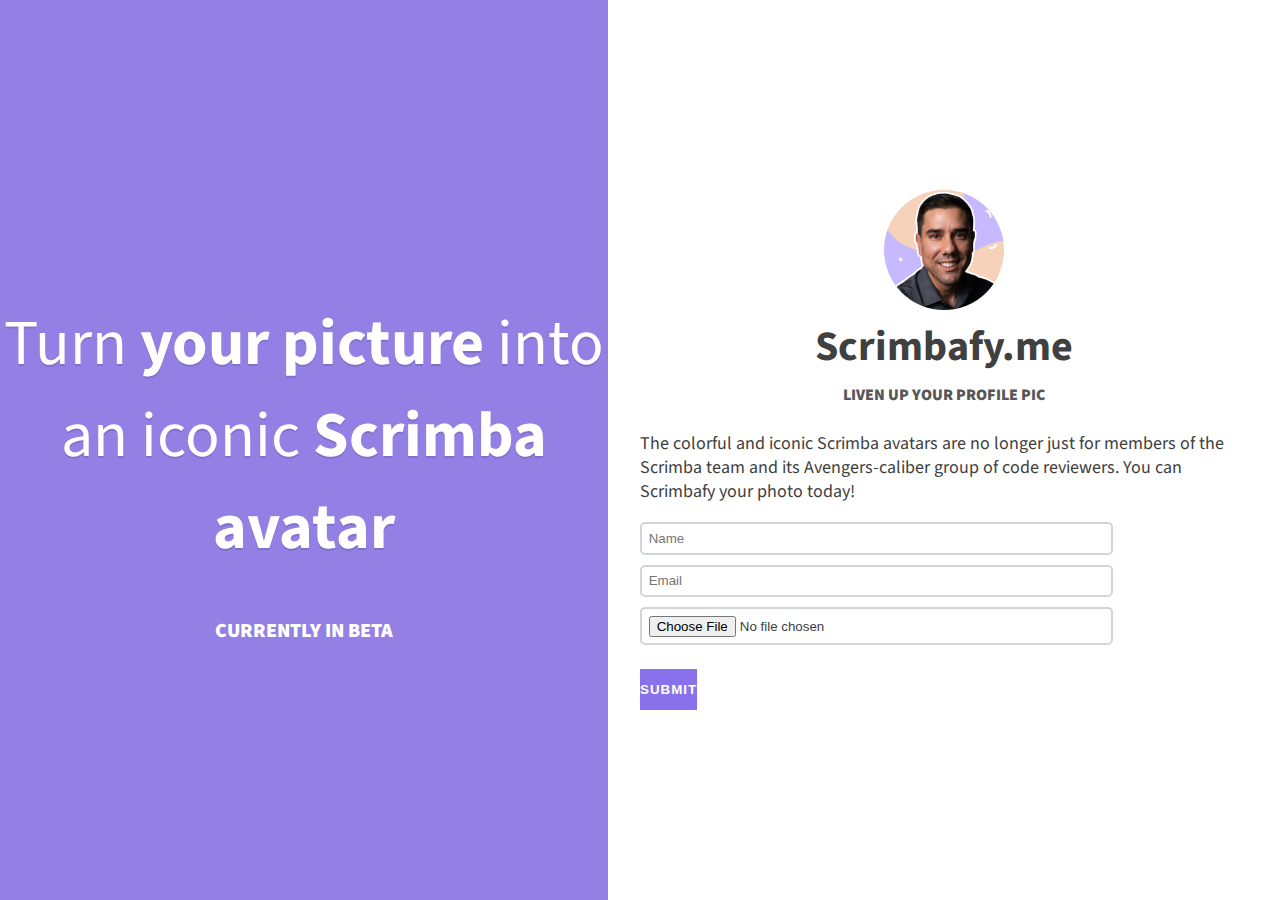
<file: card/index.html>
<!DOCTYPE html>
<html lang="en">
<head>
    <meta charset="UTF-8">
    <meta name="viewport" content="width=device-width, initial-scale=1.0">
    <title>Card Exercise</title>
    <link href="https://fonts.googleapis.com/css?family=Source+Sans+Pro:300,400,900&display=swap" rel="stylesheet">
    <link rel="stylesheet" href="style.css">
</head>
<body>
    <section class="intro">
        <h1>Turn <strong>your picture</strong> into an iconic <strong>Scrimba avatar</strong></h1>
        <span class="beta-text">Currently in Beta</span>
    </section>
    
    <main class="main-content">
        <img class="img-main" src="images/avatar.png" alt="My Scrimba avatar.">
        <h2>Scrimbafy.me</h2>
        <span class="subheading">Liven up your profile pic</span>
        
        <p>The colorful and iconic Scrimba avatars are no longer just for members of the Scrimba team and its Avengers-caliber group of code reviewers. You can Scrimbafy your photo today!</p>
        <form>
            <input type="text" placeholder="Name">
            <input type="email" placeholder="Email">
            <input type="file" id="avatar" name="avatar" accept="image/png, image/jpeg">
            <br>
            <button>Submit</button>
        </form>
    </main>
</body>
</html>
</file>
<file: card/style.css>
body {
    font-family: 'Source Sans Pro', sans-serif;
    color: #404040;
    margin: 0;
}

/* =================
    Typography 
   ================= */

h1 {
    font-weight: 400;
    font-size: 2.5rem;
    text-shadow: 0 2px #816fca;
}

h2 {
    font-size: 2.25rem;
    margin: 0.167em 0;
}

p {
    font-size: 1.125rem;
    line-height: 1.35;

}

.beta-text {
    font-weight: 900;
    text-transform: uppercase;
}

.subheading {
    color: #575757;
    font-weight: 900;
    margin-bottom: 0.5em;
    text-transform: uppercase;
}

.beta-text { 
    font-weight: 900;
}

.subheading {
    color: #575757;
    font-weight: 900;
}

/* =================
    Intro
   ================= */

.intro, .main-content {
    display: flex;
    flex-direction: column;
}

.intro { 
    color: #fff;
    background-color: #9480e4;
    justify-content: center;
    text-align: center;
    min-height: 250px;

}

/* ====================
    Main content
   ==================== */
   .main-content {
    align-items: center;
    padding-top: 2.5em;
    padding-right: 2em;
    padding-left: 2em;

   }

   .main-content p {
    text-align: left;
   }

   .img-main {
    width: 120px;
    border-radius: 50%;
   }



/* =================
    Form
   ================= */
   input {
    width: 75%;
    padding: 0.5em;
    margin-bottom: 0.75em;
    border: 2px solid #d1d5db;
    border-radius: 5px;
   }

   input:focus {
    outline: none;
    border-color: #8a71ec;
    background-color: #e6e8ec;;
   }

   button {

        color: white;
        text-transform: uppercase;
        font-weight: 900;
        letter-spacing: 1px;
        padding: 1em 0;
        background-color: #8a71ec;
        margin-top: 1em;
        border: none;
    }
   

/* =================
    Media queries 
   ================= */

   @media (min-width: 576px){
    body {
        display: flex;
    }

    h1 {
        font-size: 5vw;
    }
    
    h2 {
        font-size: 2.625rem;
    }
    
    .beta-text {
        font-size: 1.25rem;
    }
    
    .intro, .main-content {
        width: 50%

    }

    .intro {
        min-height: 100vh;
    }

    .main-content {
         justify-content: center;
            padding-top: 0;
    
    }
}
</file>
